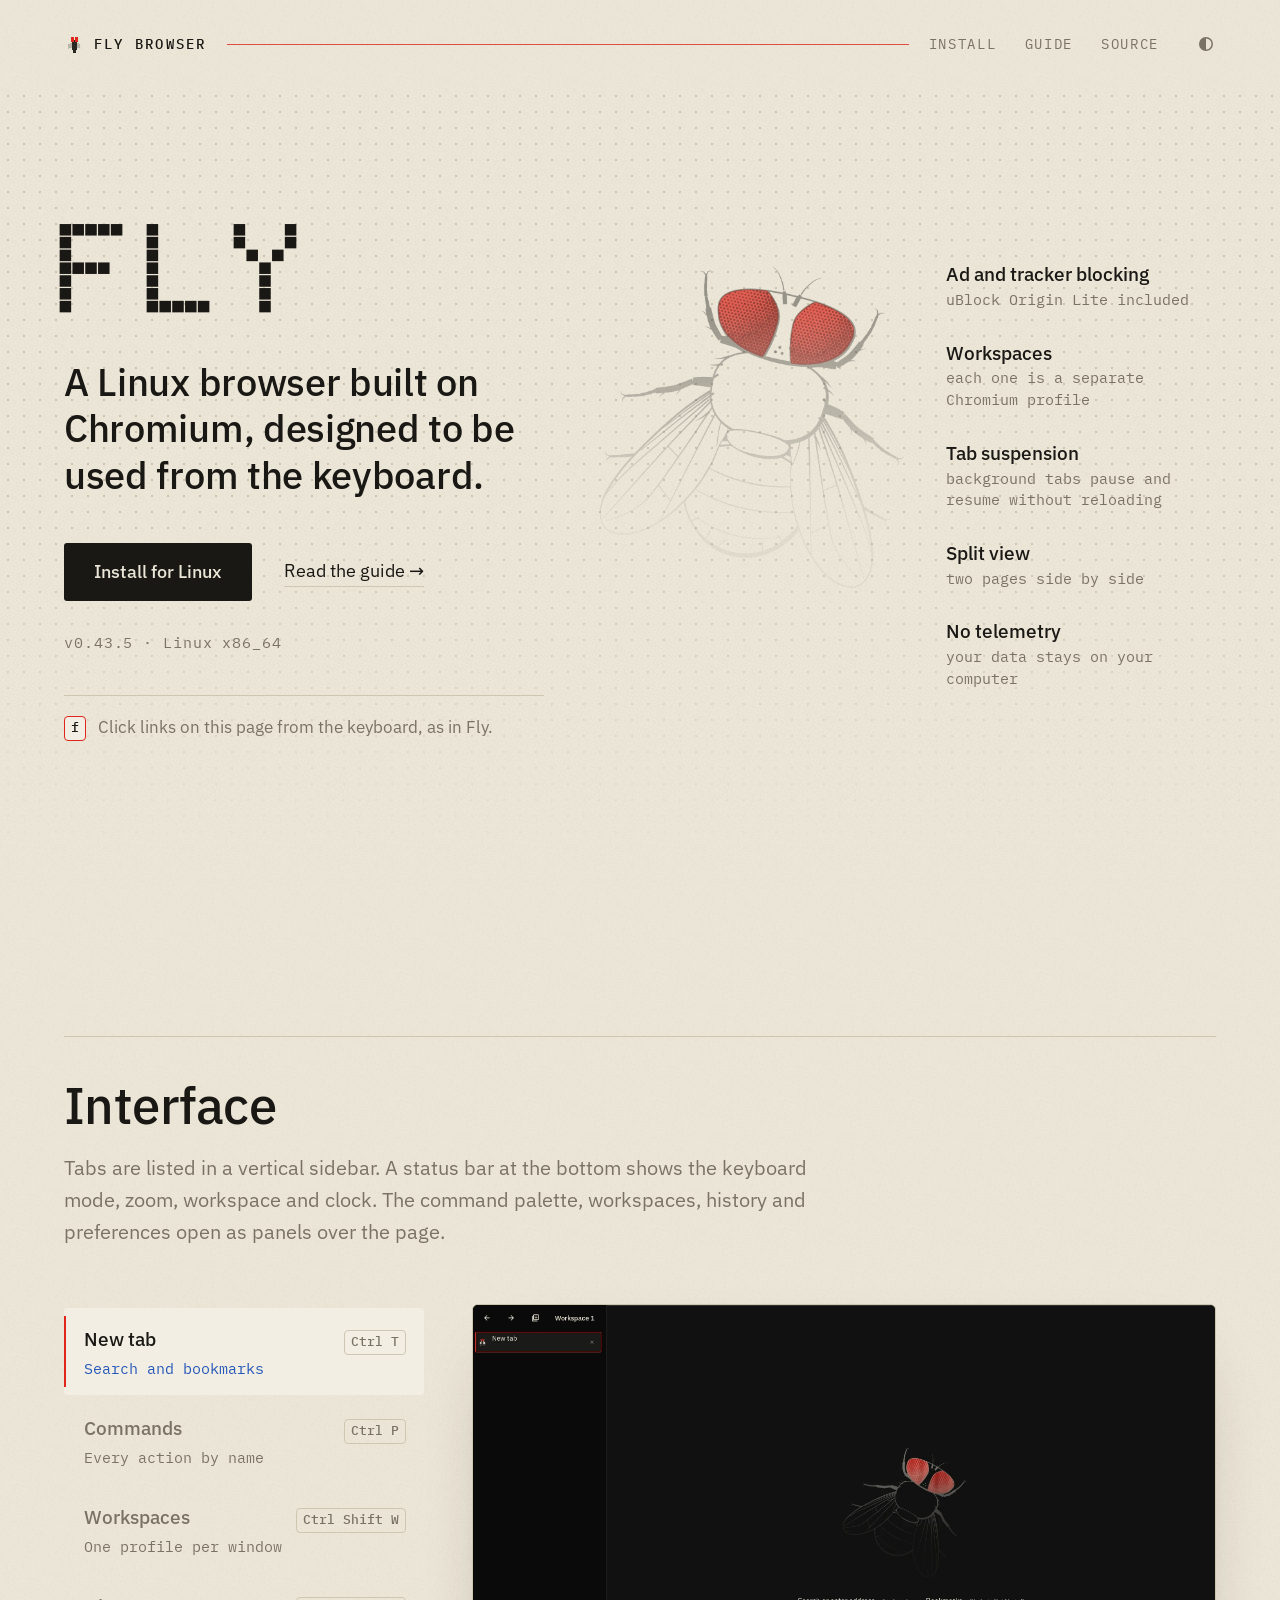
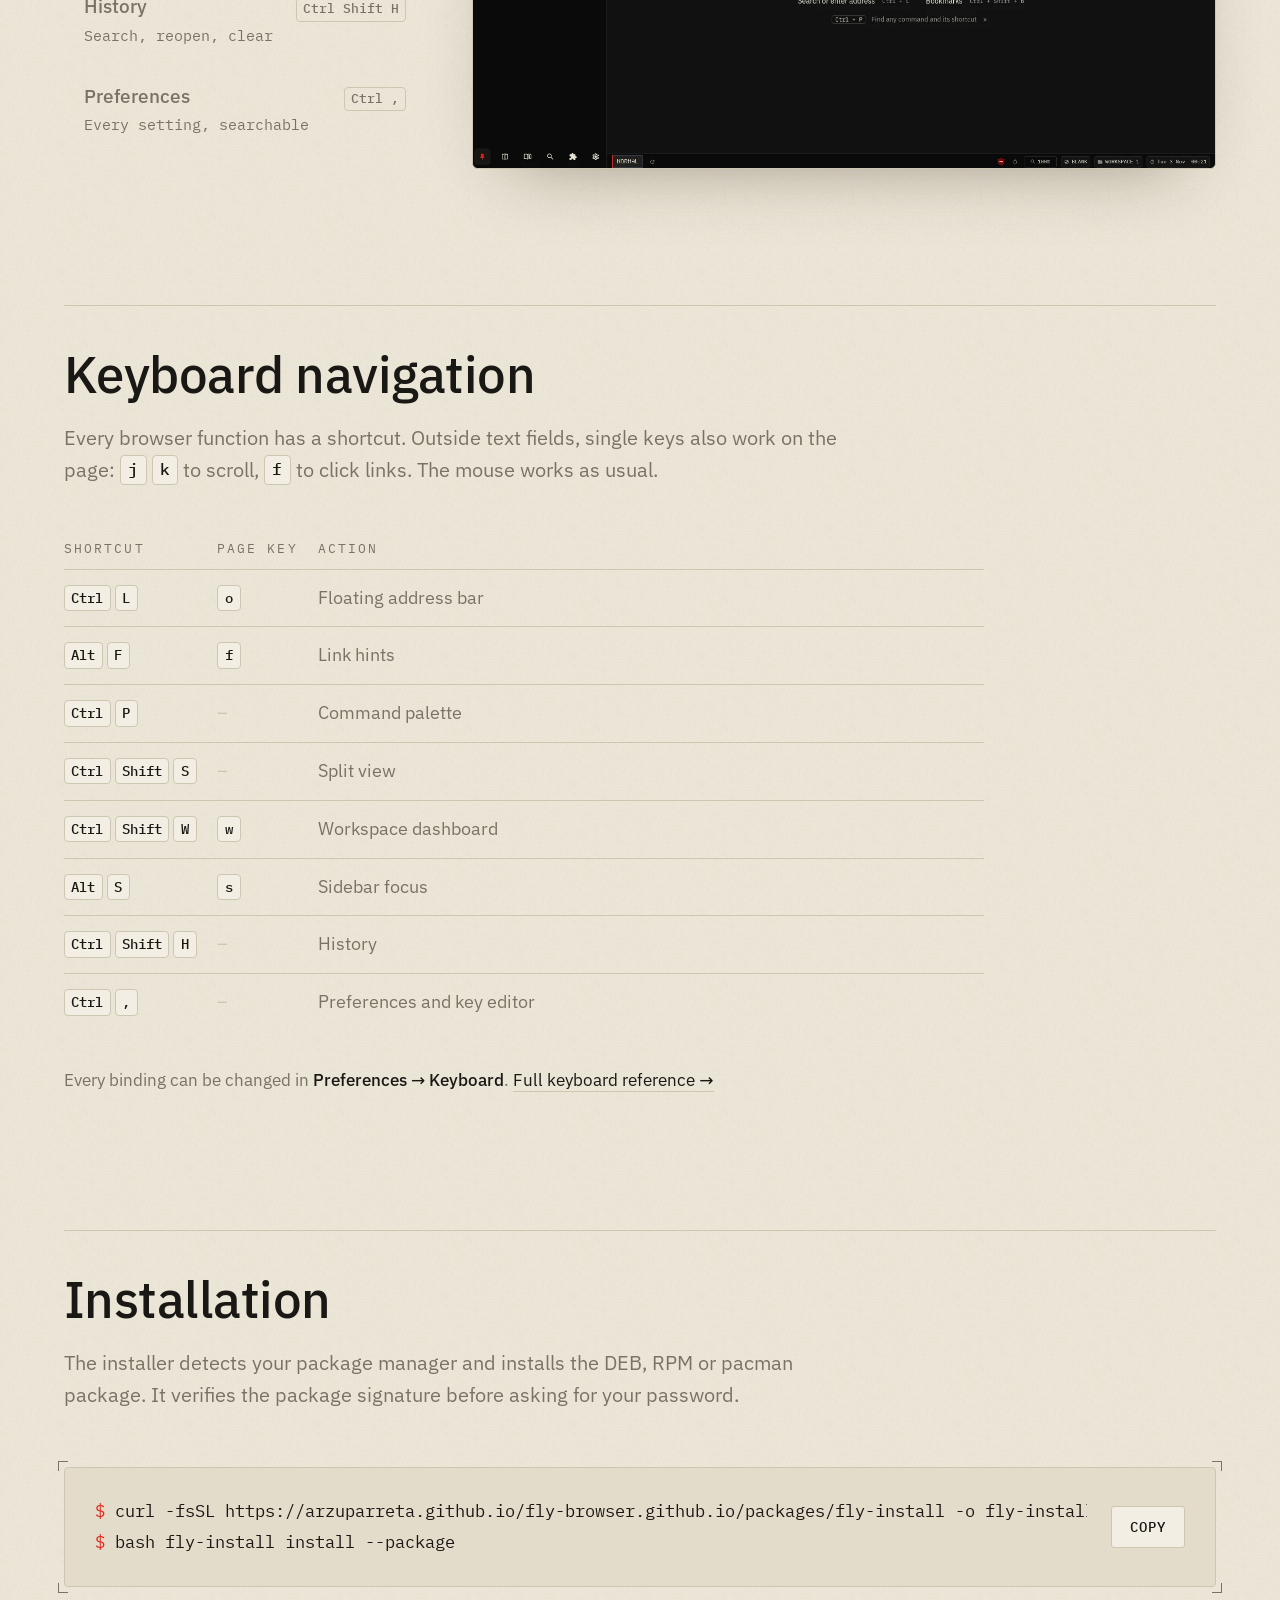
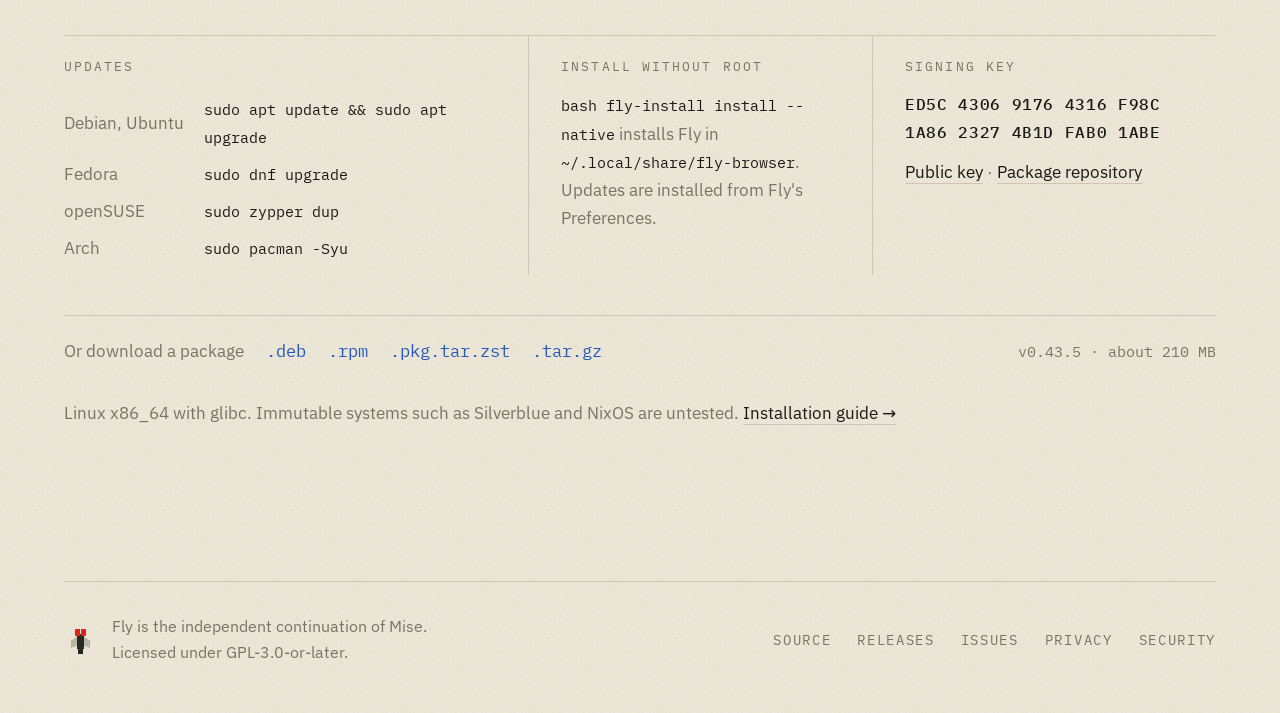
<file: index.html>
<!doctype html>
<html lang="en" data-theme="chasis">
<head>
<meta charset="utf-8">
<meta name="viewport" content="width=device-width, initial-scale=1">
<title>Fly Browser · A keyboard-first browser for Linux</title>
<meta name="description" content="Fly is a keyboard-first Linux browser built on Chromium: isolated workspaces, split view, link hints and paused background tabs, with no telemetry. Signed DEB, RPM and pacman packages.">
<meta name="theme-color" content="#121211">
<meta property="og:type" content="website">
<meta property="og:title" content="Fly Browser">
<meta property="og:description" content="A Linux browser built on Chromium, designed to be used from the keyboard.">
<meta property="og:image" content="https://arzuparreta.github.io/fly-browser.github.io/assets/img/og-image.png">
<meta name="twitter:card" content="summary_large_image">
<link rel="icon" type="image/png" sizes="32x32" href="assets/img/favicon-32.png">
<link rel="apple-touch-icon" href="assets/img/icon-256.png">
<link rel="preload" href="assets/fonts/plex-sans.woff2" as="font" type="font/woff2" crossorigin>
<link rel="preload" href="assets/fonts/doto.woff2" as="font" type="font/woff2" crossorigin>
<script>
  // Set the theme before the first paint: saved choice, then the system setting.
  try {
    var saved = localStorage.getItem('fly-theme');
    var theme = saved || (matchMedia('(prefers-color-scheme: light)').matches ? 'papel' : 'chasis');
    document.documentElement.dataset.theme = theme;
  } catch (e) {}
</script>
<link rel="stylesheet" href="assets/landing.css">
<script src="assets/landing.js" defer></script>
</head>
<body>

<header class="top wrap">
  <a class="brand" href="./" aria-label="Fly Browser, home">
    <img src="assets/img/favicon-32.png" width="20" height="20" alt="">
    <span>Fly Browser</span>
  </a>
  <span class="top-rule" aria-hidden="true"></span>
  <nav class="top-nav" aria-label="Main">
    <a href="#install">Install</a>
    <a href="https://github.com/Arzuparreta/fly-browser/blob/main/docs/guide/getting-started.md">Guide</a>
    <a href="https://github.com/Arzuparreta/fly-browser">Source</a>
    <button class="theme-toggle" type="button" aria-label="Switch to the light theme">
      <svg viewBox="0 0 16 16" width="16" height="16" aria-hidden="true"><circle cx="8" cy="8" r="6.25" fill="none" stroke="currentColor" stroke-width="1.5"/><path d="M8 1.75a6.25 6.25 0 0 1 0 12.5z" fill="currentColor"/></svg>
    </button>
  </nav>
</header>

<main>

  <section class="hero" aria-labelledby="hero-title">
    <div class="wrap hero-grid">
      <div class="hero-copy">
        <h1 id="hero-title" class="wordmark"><span aria-hidden="true">FLY</span><span class="sr-only">Fly Browser</span></h1>
        <p class="headline">A Linux browser built on Chromium, designed to be used from the keyboard.</p>
        <div class="actions">
          <a class="button" href="#install">Install for Linux</a>
          <a class="text-link" href="https://github.com/Arzuparreta/fly-browser/blob/main/docs/guide/getting-started.md">Read the guide <span aria-hidden="true">→</span></a>
        </div>
        <p class="meta"><span data-version>Latest release</span> · Linux x86_64</p>
        <p class="tip keyboard-only"><kbd>f</kbd> Click links on this page from the keyboard, as in Fly.</p>
      </div>

      <figure class="specimen" aria-label="Fly's features, annotated on a drawing of a fly">
        <div class="specimen-art">
          <img class="art-chasis" src="assets/img/memory-chasis.webp" width="980" height="1030" alt="Line drawing of a house fly seen from above, with red compound eyes.">
          <img class="art-papel" src="assets/img/memory-papel.webp" width="980" height="1030" alt="" loading="lazy">
        </div>
        <ol class="specimen-notes">
          <li class="note">
            <span class="feature">Ad and tracker blocking</span>
            <span class="data">uBlock Origin Lite included</span>
          </li>
          <li class="note">
            <span class="feature">Workspaces</span>
            <span class="data">each one is a separate Chromium profile</span>
          </li>
          <li class="note">
            <span class="feature">Tab suspension</span>
            <span class="data">background tabs pause and resume without reloading</span>
          </li>
          <li class="note">
            <span class="feature">Split view</span>
            <span class="data">two pages side by side</span>
          </li>
          <li class="note">
            <span class="feature">No telemetry</span>
            <span class="data">your data stays on your computer</span>
          </li>
        </ol>
      </figure>
    </div>
  </section>

  <section class="section" id="interface" aria-labelledby="interface-title">
    <div class="wrap">
      <header class="section-head">
        <h2 id="interface-title">Interface</h2>
        <p>Tabs are listed in a vertical sidebar. A status bar at the bottom shows the keyboard mode, zoom, workspace and clock. The command palette, workspaces, history and preferences open as panels over the page.</p>
      </header>

      <div class="plates">
        <div class="plate-tabs" role="tablist" aria-label="Fly screens" aria-orientation="vertical">
          <button role="tab" id="tab-newtab" aria-controls="plate" aria-selected="true" data-src="assets/screens/new-tab.webp" data-name="New tab" data-keys="Ctrl + T" data-alt="Fly's new tab: the fly drawing, a search entry and a bookmarks shortcut, with the tab sidebar on the left and the status bar at the bottom.">
            <span class="tab-title">New tab</span>
            <span class="tab-sub">Search and bookmarks</span>
            <kbd>Ctrl T</kbd>
          </button>
          <button role="tab" id="tab-commands" aria-controls="plate" aria-selected="false" tabindex="-1" data-src="assets/screens/command-centre.webp" data-name="Command Centre" data-keys="Ctrl + P" data-alt="The Command Centre: a searchable list of browser commands, each with its shortcut and NORMAL mode key.">
            <span class="tab-title">Commands</span>
            <span class="tab-sub">Every action by name</span>
            <kbd>Ctrl P</kbd>
          </button>
          <button role="tab" id="tab-workspaces" aria-controls="plate" aria-selected="false" tabindex="-1" data-src="assets/screens/workspace-dashboard.webp" data-name="Workspaces" data-keys="Ctrl + Shift + W" data-alt="The workspace dashboard listing workspaces and their tabs, with rename and move actions.">
            <span class="tab-title">Workspaces</span>
            <span class="tab-sub">One profile per window</span>
            <kbd>Ctrl Shift W</kbd>
          </button>
          <button role="tab" id="tab-history" aria-controls="plate" aria-selected="false" tabindex="-1" data-src="assets/screens/history.webp" data-name="History" data-keys="Ctrl + Shift + H" data-alt="The history panel: a searchable list of visited pages with their addresses.">
            <span class="tab-title">History</span>
            <span class="tab-sub">Search, reopen, clear</span>
            <kbd>Ctrl Shift H</kbd>
          </button>
          <button role="tab" id="tab-preferences" aria-controls="plate" aria-selected="false" tabindex="-1" data-src="assets/screens/preferences-1.webp" data-name="Preferences" data-keys="Ctrl + ," data-alt="Preferences open on Performance: background tab suspension, page loading and engine settings.">
            <span class="tab-title">Preferences</span>
            <span class="tab-sub">Every setting, searchable</span>
            <kbd>Ctrl ,</kbd>
          </button>
        </div>

        <figure class="plate" id="plate" role="tabpanel" aria-labelledby="tab-newtab">
          <div class="plate-frame">
            <img src="assets/screens/new-tab.webp" width="1440" height="900" alt="Fly's new tab: the fly drawing, a search entry and a bookmarks shortcut, with the tab sidebar on the left and the status bar at the bottom.">
          </div>
        </figure>
      </div>
    </div>
  </section>

  <section class="section" id="keyboard" aria-labelledby="keyboard-title">
    <div class="wrap">
      <header class="section-head">
        <h2 id="keyboard-title">Keyboard navigation</h2>
        <p>Every browser function has a shortcut. Outside text fields, single keys also work on the page: <kbd>j</kbd> <kbd>k</kbd> to scroll, <kbd>f</kbd> to click links. The mouse works as usual.</p>
      </header>

      <div class="keyboard-grid">

        <table class="board">
          <caption class="sr-only">Default shortcuts of a new profile</caption>
          <thead>
            <tr><th scope="col">Shortcut</th><th scope="col">Page key</th><th scope="col">Action</th></tr>
          </thead>
          <tbody>
            <tr><td><kbd>Ctrl</kbd> <kbd>L</kbd></td><td><kbd>o</kbd></td><td>Floating address bar</td></tr>
            <tr><td><kbd>Alt</kbd> <kbd>F</kbd></td><td><kbd>f</kbd></td><td>Link hints</td></tr>
            <tr><td><kbd>Ctrl</kbd> <kbd>P</kbd></td><td><span class="none" aria-label="none">–</span></td><td>Command palette</td></tr>
            <tr><td><kbd>Ctrl</kbd> <kbd>Shift</kbd> <kbd>S</kbd></td><td><span class="none" aria-label="none">–</span></td><td>Split view</td></tr>
            <tr><td><kbd>Ctrl</kbd> <kbd>Shift</kbd> <kbd>W</kbd></td><td><kbd>w</kbd></td><td>Workspace dashboard</td></tr>
            <tr><td><kbd>Alt</kbd> <kbd>S</kbd></td><td><kbd>s</kbd></td><td>Sidebar focus</td></tr>
            <tr><td><kbd>Ctrl</kbd> <kbd>Shift</kbd> <kbd>H</kbd></td><td><span class="none" aria-label="none">–</span></td><td>History</td></tr>
            <tr><td><kbd>Ctrl</kbd> <kbd>,</kbd></td><td><span class="none" aria-label="none">–</span></td><td>Preferences and key editor</td></tr>
          </tbody>
        </table>
      </div>
      <p class="aside">Every binding can be changed in <b>Preferences → Keyboard</b>. <a class="text-link" href="https://github.com/Arzuparreta/fly-browser/blob/main/docs/reference/keybinds.md">Full keyboard reference <span aria-hidden="true">→</span></a></p>
    </div>
  </section>

  <section class="section" id="install" aria-labelledby="install-title">
    <div class="wrap">
      <header class="section-head">
        <h2 id="install-title">Installation</h2>
        <p>The installer detects your package manager and installs the DEB, RPM or pacman package. It verifies the package signature before asking for your password.</p>
      </header>

      <div class="command brackets" data-copy-root>
        <pre><code><span class="prompt" aria-hidden="true">$ </span>curl -fsSL https://arzuparreta.github.io/fly-browser.github.io/packages/fly-install -o fly-install
<span class="prompt" aria-hidden="true">$ </span>bash fly-install install --package</code></pre>
        <button class="copy" type="button" data-copy="curl -fsSL https://arzuparreta.github.io/fly-browser.github.io/packages/fly-install -o fly-install&#10;bash fly-install install --package">Copy</button>
      </div>

      <div class="install-grid">
        <div class="install-cell">
          <h3>Updates</h3>
          <table class="updates">
            <tbody>
              <tr><th scope="row">Debian, Ubuntu</th><td><code>sudo apt update &amp;&amp; sudo apt upgrade</code></td></tr>
              <tr><th scope="row">Fedora</th><td><code>sudo dnf upgrade</code></td></tr>
              <tr><th scope="row">openSUSE</th><td><code>sudo zypper dup</code></td></tr>
              <tr><th scope="row">Arch</th><td><code>sudo pacman -Syu</code></td></tr>
            </tbody>
          </table>
        </div>
        <div class="install-cell">
          <h3>Install without root</h3>
          <p><code>bash fly-install install --native</code> installs Fly in <code>~/.local/share/fly-browser</code>. Updates are installed from Fly's Preferences.</p>
        </div>
        <div class="install-cell">
          <h3>Signing key</h3>
          <p class="fingerprint" aria-label="Signing key fingerprint ED5C430691764316F98C1A8623274B1DFAB01ABE"><span>ED5C 4306 9176 4316 F98C</span> <span>1A86 2327 4B1D FAB0 1ABE</span></p>
          <p><a class="text-link" href="packages/release-key.asc">Public key</a> · <a class="text-link" href="packages/">Package repository</a></p>
        </div>
      </div>

      <p class="downloads">
        <span class="downloads-label">Or download a package</span>
        <a href="https://github.com/Arzuparreta/fly-browser/releases/latest" data-asset="fly-browser-bin_{v}_amd64.deb">.deb</a>
        <a href="https://github.com/Arzuparreta/fly-browser/releases/latest" data-asset="fly-browser-bin-{v}-1.x86_64.rpm">.rpm</a>
        <a href="https://github.com/Arzuparreta/fly-browser/releases/latest" data-asset="fly-browser-bin-{v}-1-x86_64.pkg.tar.zst">.pkg.tar.zst</a>
        <a href="https://github.com/Arzuparreta/fly-browser/releases/latest" data-asset="Fly-{v}-native-linux-x64.tar.gz">.tar.gz</a>
        <span class="downloads-meta"><span data-version>latest</span><span data-size></span></span>
      </p>
      <p class="aside">Linux x86_64 with glibc. Immutable systems such as Silverblue and NixOS are untested. <a class="text-link" href="https://github.com/Arzuparreta/fly-browser/blob/main/docs/guide/installation.md">Installation guide <span aria-hidden="true">→</span></a></p>
    </div>
  </section>

</main>

<footer class="foot">
  <div class="wrap foot-grid">
    <div class="foot-brand">
      <img src="assets/img/favicon-32.png" width="32" height="32" alt="">
      <p>Fly is the independent continuation of Mise.<br>Licensed under GPL-3.0-or-later.</p>
    </div>
    <nav class="foot-nav" aria-label="Project">
      <a href="https://github.com/Arzuparreta/fly-browser">Source</a>
      <a href="https://github.com/Arzuparreta/fly-browser/releases">Releases</a>
      <a href="https://github.com/Arzuparreta/fly-browser/issues">Issues</a>
      <a href="https://github.com/Arzuparreta/fly-browser/blob/main/PRIVACY.md">Privacy</a>
      <a href="https://github.com/Arzuparreta/fly-browser/blob/main/SECURITY.md">Security</a>
    </nav>
  </div>
</footer>

</body>
</html>
</file>
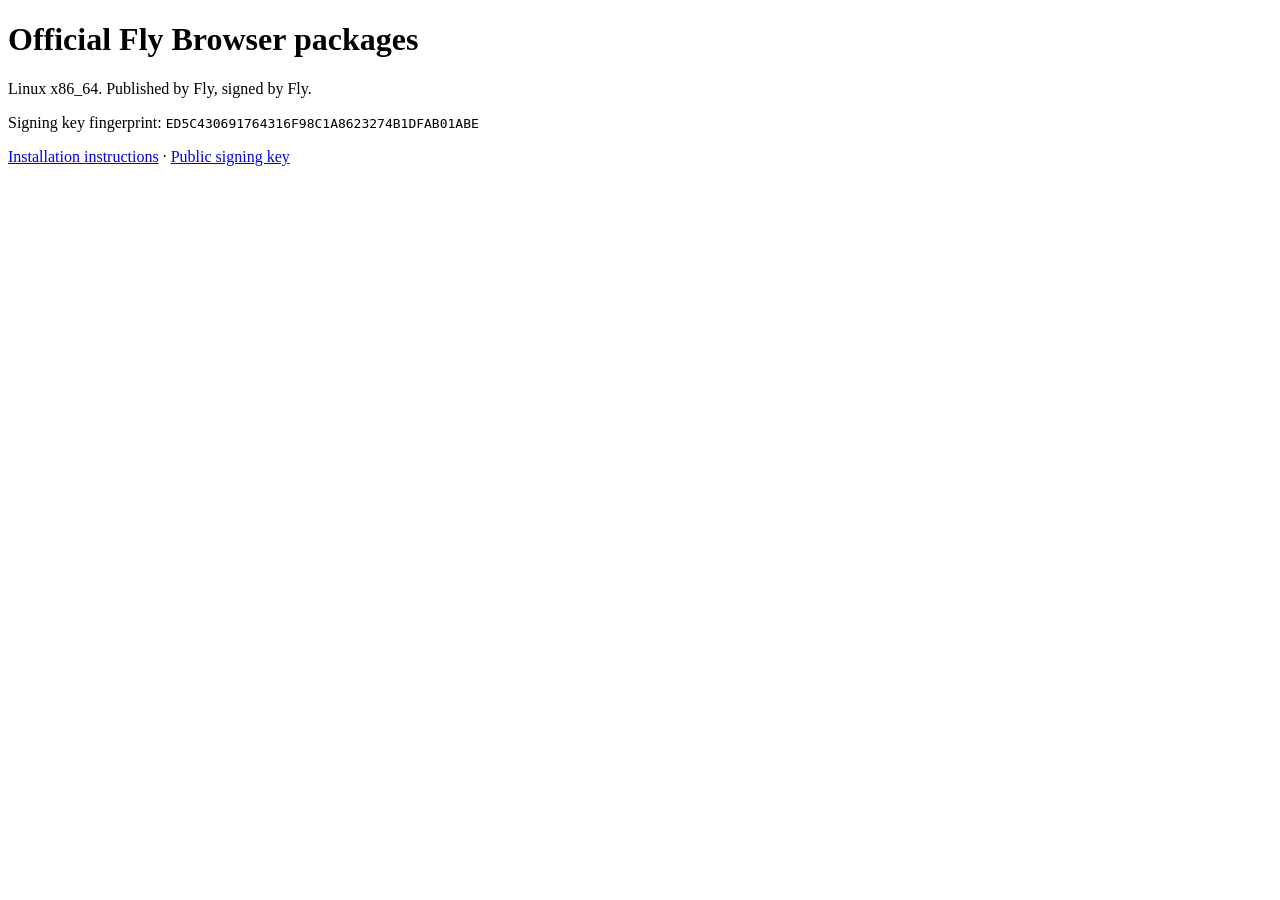
<file: packages/index.html>
<!doctype html><html lang="en"><meta charset="utf-8">
<meta name="viewport" content="width=device-width"><title>Official Fly packages</title>
<h1>Official Fly Browser packages</h1><p>Linux x86_64. Published by Fly, signed by Fly.</p>
<p>Signing key fingerprint: <code>ED5C430691764316F98C1A8623274B1DFAB01ABE</code></p>
<p><a href="https://github.com/Arzuparreta/fly-browser/blob/main/docs/guide/installation.md">Installation instructions</a>
 · <a href="release-key.asc">Public signing key</a></p></html>
</file>
<file: assets/landing.css>
/* Fly landing. Tokens follow design/identity in the browser repository. */

@font-face { font-family: 'IBM Plex Sans'; font-style: normal; font-weight: 400 600; font-display: swap; src: url(fonts/plex-sans.woff2) format('woff2'); }
@font-face { font-family: 'IBM Plex Mono'; font-style: normal; font-weight: 400; font-display: swap; src: url(fonts/plex-mono-400.woff2) format('woff2'); }
@font-face { font-family: 'IBM Plex Mono'; font-style: normal; font-weight: 500; font-display: swap; src: url(fonts/plex-mono-500.woff2) format('woff2'); }
@font-face { font-family: 'IBM Plex Mono'; font-style: italic; font-weight: 400; font-display: swap; src: url(fonts/plex-mono-italic.woff2) format('woff2'); }
@font-face { font-family: 'Doto'; font-style: normal; font-weight: 500 900; font-display: swap; src: url(fonts/doto.woff2) format('woff2'); }

:root {
  --red: #e0261c;
  --papel: #ece6d8;
  --tinta: #151310;
  --sans: 'IBM Plex Sans', system-ui, sans-serif;
  --mono: 'IBM Plex Mono', ui-monospace, monospace;
  --doto: 'Doto', var(--mono);
  --wrap: 1360px;
  --gutter: clamp(20px, 5vw, 64px);
}

[data-theme='chasis'] {
  color-scheme: dark;
  --bg: #121211;
  --deep: #0b0b0a;
  --panel: #1b1a18;
  --cell: #22211e;
  --line: #2b2a27;
  --text: #e7e1d3;
  --dim: #8a857a;
  --link: #6aa2f5;
  --dots: #2b2a27;
  --art-chasis: block;
  --art-papel: none;
}

[data-theme='papel'] {
  color-scheme: light;
  --bg: #ece6d8;
  --deep: #e3dccb;
  --panel: #f3eee3;
  --cell: #d8d0bd;
  --line: #cfc6b2;
  --text: #1a1814;
  --dim: #7a7365;
  --link: #2457b8;
  --dots: #cdc4b0;
  --art-chasis: none;
  --art-papel: block;
}

*, *::before, *::after { box-sizing: border-box; }

html { scroll-behavior: smooth; scroll-padding-top: 24px; }

body {
  margin: 0;
  background: var(--bg);
  color: var(--text);
  font: 400 18px/1.6 var(--sans);
  -webkit-font-smoothing: antialiased;
  text-rendering: optimizeLegibility;
}

[data-theme='papel'] body { background-image: url(img/paper-grain.png); background-size: 128px 128px; }

img { display: block; max-width: 100%; height: auto; }
a { color: inherit; }
b { font-weight: 600; }
h1, h2, h3, p, dl, dd, ol { margin: 0; }
ol { padding: 0; list-style: none; }

::selection { background: var(--red); color: var(--papel); }

.sr-only { position: absolute; width: 1px; height: 1px; overflow: hidden; clip-path: inset(50%); white-space: nowrap; }

.wrap { width: 100%; max-width: calc(var(--wrap) + 2 * var(--gutter)); margin-inline: auto; padding-inline: var(--gutter); }

:focus-visible { outline: 1px solid var(--red); outline-offset: 3px; }

kbd {
  display: inline-block;
  min-width: 1.7em;
  padding: 0 .45em;
  border: 1px solid var(--line);
  border-radius: 4px;
  background: var(--panel);
  color: var(--text);
  font: 500 .78em/1.75 var(--mono);
  text-align: center;
  vertical-align: .08em;
}

code { font-family: var(--mono); font-size: .9em; }

.text-link { color: var(--text); text-decoration: none; border-bottom: 1px solid var(--line); transition: border-color .15s, color .15s; }
.text-link:hover { border-color: var(--red); }

/* Corner brackets mark what the keyboard is on, as in the browser. */
.brackets { position: relative; }
.brackets::before {
  content: '';
  position: absolute;
  inset: -6px;
  pointer-events: none;
  --c: var(--dim);
  background:
    linear-gradient(var(--c), var(--c)) top left / 10px 1px,
    linear-gradient(var(--c), var(--c)) top left / 1px 10px,
    linear-gradient(var(--c), var(--c)) top right / 10px 1px,
    linear-gradient(var(--c), var(--c)) top right / 1px 10px,
    linear-gradient(var(--c), var(--c)) bottom left / 10px 1px,
    linear-gradient(var(--c), var(--c)) bottom left / 1px 10px,
    linear-gradient(var(--c), var(--c)) bottom right / 10px 1px,
    linear-gradient(var(--c), var(--c)) bottom right / 1px 10px;
  background-repeat: no-repeat;
  transition: inset .18s ease;
}

/* ---------- Header ---------- */

.top {
  display: flex;
  align-items: center;
  gap: 20px;
  height: 88px;
}

.brand {
  display: flex;
  align-items: center;
  gap: 10px;
  text-decoration: none;
  font: 500 14px/1 var(--mono);
  letter-spacing: .16em;
  text-transform: uppercase;
}
.brand img { image-rendering: pixelated; width: 20px; height: 20px; }

.top-rule { flex: 1; height: 1px; background: var(--red); opacity: .8; }

.top-nav { display: flex; align-items: center; gap: 28px; font: 400 14px/1 var(--mono); letter-spacing: .12em; text-transform: uppercase; }
.top-nav a { color: var(--dim); text-decoration: none; transition: color .15s; }
.top-nav a:hover { color: var(--text); }

.theme-toggle {
  display: grid;
  place-items: center;
  width: 38px;
  height: 38px;
  margin-right: -9px;
  border: 0;
  border-radius: 4px;
  background: none;
  color: var(--dim);
  cursor: pointer;
}
.theme-toggle:hover { color: var(--text); background: var(--panel); }
[data-theme='papel'] .theme-toggle svg { transform: rotate(180deg); }

/* ---------- Hero ---------- */

.hero {
  position: relative;
  display: grid;
  align-items: center;
  min-height: min(calc(100svh - 88px), 980px);
  padding: clamp(24px, 4vh, 56px) 0 clamp(48px, 8vh, 96px);
  isolation: isolate;
}
/* The dot grid of the new tab, fading out before the first section. */
.hero::before {
  content: '';
  position: absolute;
  inset: 0;
  z-index: -1;
  background: radial-gradient(var(--dots) .9px, transparent 1.1px) 0 0 / 16px 16px;
  -webkit-mask-image: linear-gradient(#000 55%, transparent);
  mask-image: linear-gradient(#000 55%, transparent);
}

.hero-grid {
  display: grid;
  grid-template-columns: minmax(340px, 480px) minmax(0, 1fr);
  gap: clamp(32px, 4vw, 56px);
  align-items: center;
}

.wordmark {
  font: 900 clamp(76px, 10vw, 136px)/.9 var(--doto);
  letter-spacing: .08em;
  margin-left: -.04em;
}

.headline {
  margin-top: 32px;
  font: 500 clamp(30px, 3vw, 42px)/1.22 var(--sans);
  letter-spacing: -.008em;
}
.red-dot { color: var(--red); }

.lede {
  margin-top: 22px;
  max-width: 34ch;
  color: var(--dim);
  font-size: 18px;
  line-height: 1.55;
}

.actions { display: flex; flex-wrap: wrap; align-items: center; gap: 16px 32px; margin-top: 44px; }

.button {
  position: relative;
  display: inline-flex;
  align-items: center;
  height: 58px;
  padding: 0 30px;
  border-radius: 3px;
  background: var(--text);
  color: var(--bg);
  font: 500 18px/1 var(--sans);
  text-decoration: none;
  transition: background .15s;
}
/* The red bar of the active tab, on the primary action. */
.button::after { content: ''; position: absolute; left: 0; top: 0; bottom: 0; width: 3px; background: var(--red); border-radius: 3px 0 0 3px; transform: scaleY(0); transition: transform .18s ease; }
.button:hover::after, .button:focus-visible::after { transform: scaleY(1); }

.meta {
  margin-top: 30px;
  color: var(--dim);
  font: 400 15px/1.6 var(--mono);
  letter-spacing: .06em;
}

.tip {
  margin-top: 40px;
  padding-top: 18px;
  border-top: 1px solid var(--line);
  max-width: 480px;
  color: var(--dim);
  font-size: 16.5px;
  line-height: 1.6;
}
.tip > kbd:first-child { margin-right: 8px; border-color: var(--red); color: var(--text); }

/* Specimen: the fly with its features as annotations. */
.specimen {
  position: relative;
  margin: 0;
  display: grid;
  grid-template-columns: minmax(0, 1fr) 270px;
  column-gap: 36px;
}

.specimen-art { position: relative; grid-column: 1; grid-row: 1; max-width: 560px; justify-self: end; width: 100%; }
.specimen-art .art-chasis { display: var(--art-chasis); }
.specimen-art .art-papel { display: var(--art-papel); }


.specimen-notes { grid-column: 2; grid-row: 1; align-self: center; display: grid; gap: 30px; }

.note { display: grid; gap: 1px; cursor: default; }
.feature { font: 500 19px/1.35 var(--sans); }
.data { font: 400 14.5px/1.5 var(--mono); color: var(--dim); }

.specimen figcaption {
  grid-column: 1 / -1;
  margin-top: 8px;
  color: var(--dim);
  font: italic 400 12px/1 var(--mono);
  letter-spacing: .04em;
  text-align: right;
}

/* First paint: the notes appear one after another. */
.specimen.laid .note { opacity: 0; transform: translateX(-6px); }
.specimen.laid.drawn .note { opacity: 1; transform: none; transition: opacity .5s ease var(--delay, 0s), transform .5s ease var(--delay, 0s); }

/* ---------- Sections ---------- */

.section { padding: clamp(72px, 11vw, 136px) 0 0; }
.section > .wrap::before, .foot-grid::before { content: ''; display: block; height: 1px; margin-bottom: 40px; background: var(--line); }

.section-head { max-width: 800px; margin-bottom: 56px; }
.section-head h2 { font: 500 clamp(34px, 4vw, 52px)/1.12 var(--sans); letter-spacing: -.01em; }
.section-head p { margin-top: 18px; color: var(--dim); font-size: 20px; line-height: 1.6; }

.aside { margin-top: 36px; color: var(--dim); font-size: 17px; }
.aside b { color: var(--text); font-weight: 500; }

/* ---------- Interface plates ---------- */

.plates {
  display: grid;
  grid-template-columns: 360px minmax(0, 1fr);
  gap: 48px;
  align-items: start;
}

.plate-tabs { display: grid; gap: 2px; padding-top: 4px; }

.plate-tabs [role='tab'] {
  position: relative;
  display: grid;
  grid-template-columns: 1fr auto;
  grid-template-areas: 'title key' 'sub sub';
  align-items: baseline;
  gap: 0 10px;
  width: 100%;
  padding: 16px 18px 16px 20px;
  border: 0;
  border-radius: 4px;
  background: transparent;
  color: var(--dim);
  font: inherit;
  text-align: left;
  cursor: pointer;
  transition: background .15s, color .15s;
}
.plate-tabs [role='tab']::before { content: ''; position: absolute; left: 0; top: 8px; bottom: 8px; width: 2px; background: var(--red); transform: scaleY(0); transition: transform .2s ease; }
.plate-tabs [role='tab']:hover { color: var(--text); }
.plate-tabs [role='tab'][aria-selected='true'] { background: var(--panel); color: var(--text); }
.plate-tabs [role='tab'][aria-selected='true']::before { transform: scaleY(1); }
.tab-title { grid-area: title; font-size: 19px; font-weight: 500; }
.tab-sub { grid-area: sub; margin-top: 4px; font: 400 14.5px/1.4 var(--mono); color: var(--dim); }
[aria-selected='true'] .tab-sub { color: var(--link); }
.plate-tabs kbd { grid-area: key; font-size: 13px; color: var(--dim); background: transparent; }

.plate { margin: 0; }
.plate-frame {
  position: relative;
  overflow: hidden;
  border: 1px solid var(--line);
  border-radius: 6px;
  background: #121211;
  aspect-ratio: 1440 / 900;
}
[data-theme='papel'] .plate-frame { box-shadow: 0 30px 70px -40px rgb(40 30 10 / .45); }
.plate-frame img { width: 100%; transition: opacity .18s ease; }
.plate-frame img.swapping { opacity: 0; }
.plate figcaption { margin-top: 14px; color: var(--dim); font: italic 400 12px/1 var(--mono); letter-spacing: .04em; }

/* ---------- Keyboard ---------- */

.keyboard-grid {
  display: grid;
  max-width: 920px;
  align-items: start;
}



.board { width: 100%; border-collapse: collapse; font-size: 18px; }
.board th { padding: 0 20px 14px 0; color: var(--dim); font: 400 13px/1 var(--mono); letter-spacing: .16em; text-transform: uppercase; text-align: left; white-space: nowrap; }
.board td { padding: 14px 20px 14px 0; border-top: 1px solid var(--line); white-space: nowrap; }
.board td:last-child { width: 100%; padding-right: 0; white-space: normal; }
.board tbody tr { transition: background .15s; }
.board tbody tr:hover td:last-child { color: var(--text); }
.board td:last-child { color: var(--dim); }
.board kbd { font-size: 14px; }

/* ---------- Install ---------- */

.command {
  position: relative;
  display: flex;
  align-items: center;
  gap: 24px;
  padding: 28px 30px;
  border: 1px solid var(--line);
  border-radius: 4px;
  background: var(--deep);
}
.command::before { inset: -7px; }
.command:focus-within::before { --c: var(--red); inset: -4px; }
.command pre { flex: 1; min-width: 0; margin: 0; overflow-x: auto; font: 400 17px/1.85 var(--mono); }
.command code { font-size: inherit; }
.prompt { color: var(--red); user-select: none; }

.copy {
  flex: none;
  height: 42px;
  padding: 0 18px;
  border: 1px solid var(--line);
  border-radius: 3px;
  background: var(--panel);
  color: var(--text);
  font: 500 14px/1 var(--mono);
  letter-spacing: .08em;
  text-transform: uppercase;
  cursor: pointer;
  transition: border-color .15s;
}
.copy:hover { border-color: var(--dim); }
.copy.done { border-color: var(--red); }

.install-grid {
  display: grid;
  grid-template-columns: minmax(0, 1.35fr) minmax(0, 1fr) minmax(0, 1fr);
  margin-top: 48px;
  border-top: 1px solid var(--line);
}
.install-cell { padding: 24px 32px 8px 0; }
.install-cell + .install-cell { padding-left: 32px; border-left: 1px solid var(--line); }
.install-cell h3 { margin-bottom: 18px; color: var(--dim); font: 400 13px/1 var(--mono); letter-spacing: .16em; text-transform: uppercase; }
.install-cell p { color: var(--dim); font-size: 17px; line-height: 1.65; }
.install-cell p + p { margin-top: 12px; }
.install-cell code { color: var(--text); font-size: 15px; }

.updates { border-collapse: collapse; font-size: 17px; }
.updates th { padding: 5px 20px 5px 0; color: var(--dim); font-weight: 400; text-align: left; white-space: nowrap; }
.updates td { padding: 5px 0; }

.fingerprint { display: grid; color: var(--text) !important; font: 500 16px/1.7 var(--mono) !important; letter-spacing: .04em; }

.downloads {
  display: flex;
  flex-wrap: wrap;
  align-items: baseline;
  gap: 8px 22px;
  margin-top: 40px;
  padding-top: 24px;
  border-top: 1px solid var(--line);
  font: 400 17px/1.4 var(--mono);
}
.downloads-label { color: var(--dim); font-family: var(--sans); }
.downloads a { color: var(--link); text-decoration: none; }
.downloads a:hover { text-decoration: underline; text-underline-offset: 3px; }
.downloads-meta { margin-left: auto; color: var(--dim); font-size: 14.5px; }

/* ---------- Footer ---------- */

.foot { margin-top: clamp(96px, 12vw, 160px); padding-bottom: 48px; }
.foot-grid {
  display: grid;
  grid-template-columns: 1fr auto;
  gap: 28px 40px;
  color: var(--dim);
  font-size: 16px;
}
.foot-grid::before { grid-column: 1 / -1; margin-bottom: 4px; }
.foot-brand { display: flex; align-items: center; gap: 16px; }
.foot-brand img { image-rendering: pixelated; }
.foot-nav { display: flex; flex-wrap: wrap; gap: 10px 26px; align-items: center; font: 400 14px/1 var(--mono); letter-spacing: .12em; text-transform: uppercase; }
.foot-nav a { text-decoration: none; transition: color .15s; }
.foot-nav a:hover { color: var(--text); }

/* ---------- Link hints on this page ---------- */

.hint-layer { position: fixed; inset: 0; z-index: 100; pointer-events: none; }
.hint {
  position: absolute;
  padding: 1px 4px;
  border: 1px solid var(--red);
  background: var(--papel);
  color: var(--tinta);
  font: 500 13px/1.25 var(--mono);
  text-transform: lowercase;
  white-space: nowrap;
}
.hint .typed { opacity: .35; }

/* ---------- Responsive ---------- */

/* Keyboard affordances only where a keyboard and pointer are likely. */
@media (hover: none), (pointer: coarse), (max-width: 900px) {
  .keyboard-only { display: none !important; }
}

@media (max-width: 1180px) {
  .hero-grid { grid-template-columns: 1fr; }
  .hero-copy { max-width: 620px; }
  .specimen { max-width: 860px; }
  .specimen-art { justify-self: center; max-width: 520px; }
  }

@media (max-width: 1000px) {
  .plates { grid-template-columns: 1fr; }
  .plate-tabs { grid-auto-flow: column; grid-auto-columns: max-content; overflow-x: auto; scrollbar-width: none; margin-inline: -12px; padding-inline: 0; }
  .plate-tabs [role='tab'] { grid-template-columns: 1fr; grid-template-areas: 'title'; padding: 10px 12px; white-space: nowrap; }
  .plate-tabs [role='tab']::before { left: 12px; right: 12px; top: auto; bottom: 0; width: auto; height: 2px; transform: scaleX(0); }
  .plate-tabs [role='tab'][aria-selected='true']::before { transform: scaleX(1); }
  .tab-sub, .plate-tabs kbd { display: none; }
  .keyboard-grid { grid-template-columns: 1fr; }
  .install-grid { grid-template-columns: 1fr; }
  .install-cell, .install-cell + .install-cell { padding: 24px 0 16px; border-left: 0; }
  .install-cell + .install-cell { border-top: 1px solid var(--line); }
}

/* Small screens: the annotations become a list below the drawing. */
@media (max-width: 720px) {
  .specimen { grid-template-columns: 1fr; }
  .specimen-art { max-width: 360px; }
  .specimen-notes { grid-column: 1; grid-row: 2; grid-template-columns: 1fr 1fr; gap: 22px 20px; margin-top: 24px; }
  .specimen figcaption { text-align: left; margin-top: 28px; }
  .command { flex-direction: column; align-items: stretch; }
  .command pre { font-size: 13px; white-space: pre-wrap; overflow-wrap: anywhere; }
  .copy { align-self: flex-start; }
  .downloads-meta { margin-left: 0; width: 100%; }
  .board td:nth-child(2), .board th:nth-child(2) { display: none; }
  .foot-grid { grid-template-columns: 1fr; }
  .top-nav { gap: 16px; }
  .top-nav a[href^='https'] { display: none; }
}

@media (prefers-reduced-motion: reduce) {
  html { scroll-behavior: auto; }
  *, *::before, *::after { transition: none !important; animation: none !important; }
}
.board .none { color: var(--line); }
</file>
